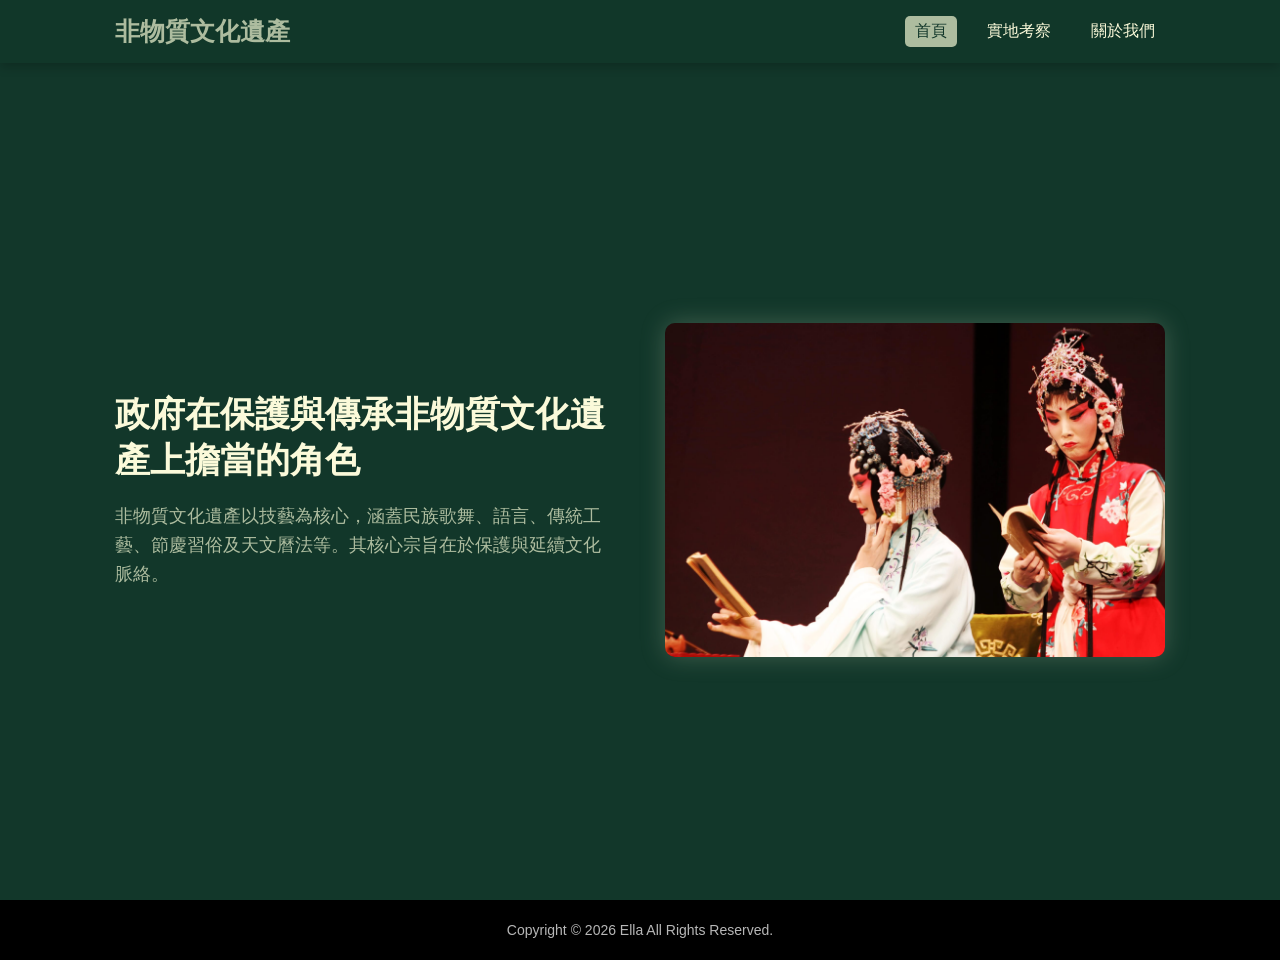
<file: index.html>
<!DOCTYPE html>
<html lang="zh-Hant">
<head>
    <meta charset="UTF-8">
    <meta name="viewport" content="width=device-width, initial-scale=1.0">
    <link rel="stylesheet" href="style.css">
    <title>非物質文化遺產</title>
</head>
<body>
    <header>
        <a href="index.html" class="logo">非物質文化遺產</a>
        <nav>
            <a href="index.html" class="active">首頁</a>
            <a href="page2.html">實地考察</a>
            <a href="page3.html">關於我們</a>
        </nav>
    </header>
    <section class="hero">
        <div class="hero-content">
            <h1>政府在保護與傳承非物質文化遺產上擔當的角色</h1>
            <p>非物質文化遺產以技藝為核心，涵蓋民族歌舞、語言、傳統工藝、節慶習俗及天文曆法等。其核心宗旨在於保護與延續文化脈絡。</p>
        </div>
        <div class="hero-image">
            <img src="./首頁1.jpeg" alt="">
        </div>
    </section>
     <footer>
    <p>Copyright © 2026 Ella All Rights Reserved.</p>
</footer>
</body>
</html>
</file>
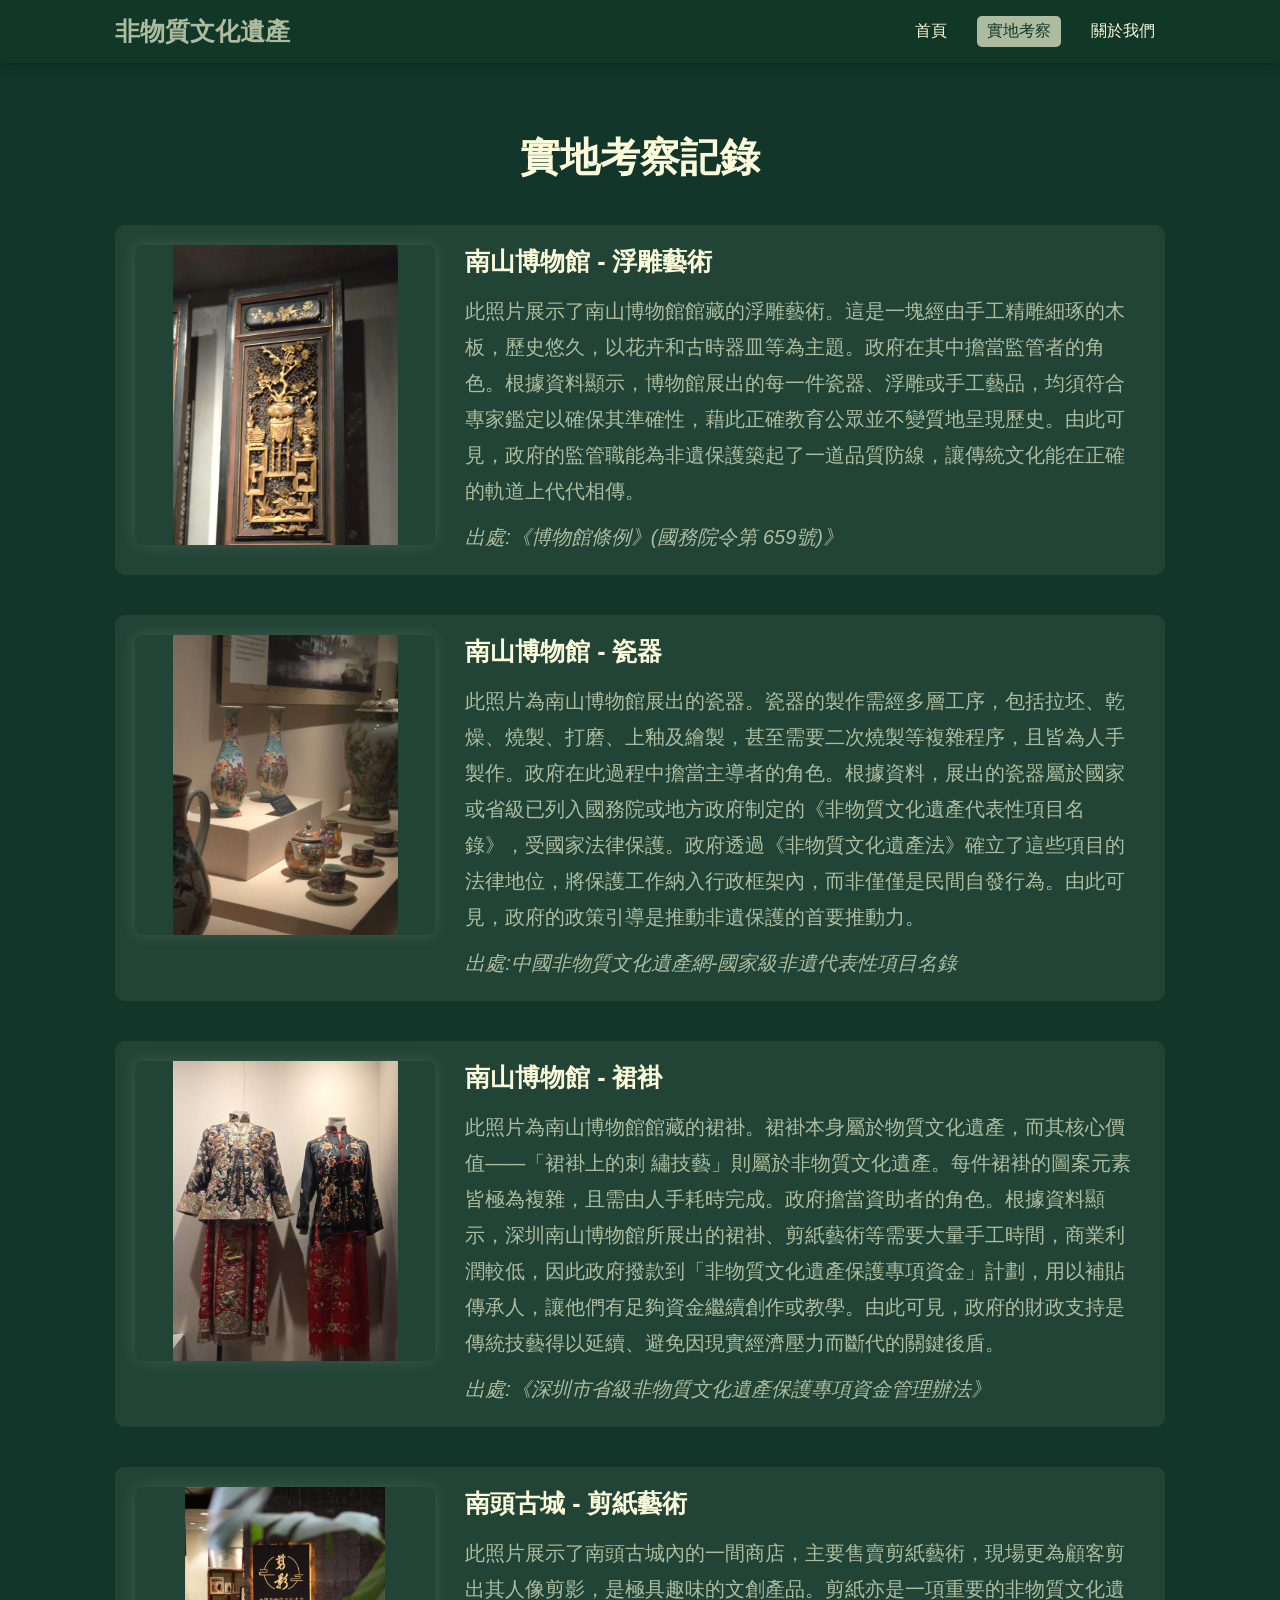
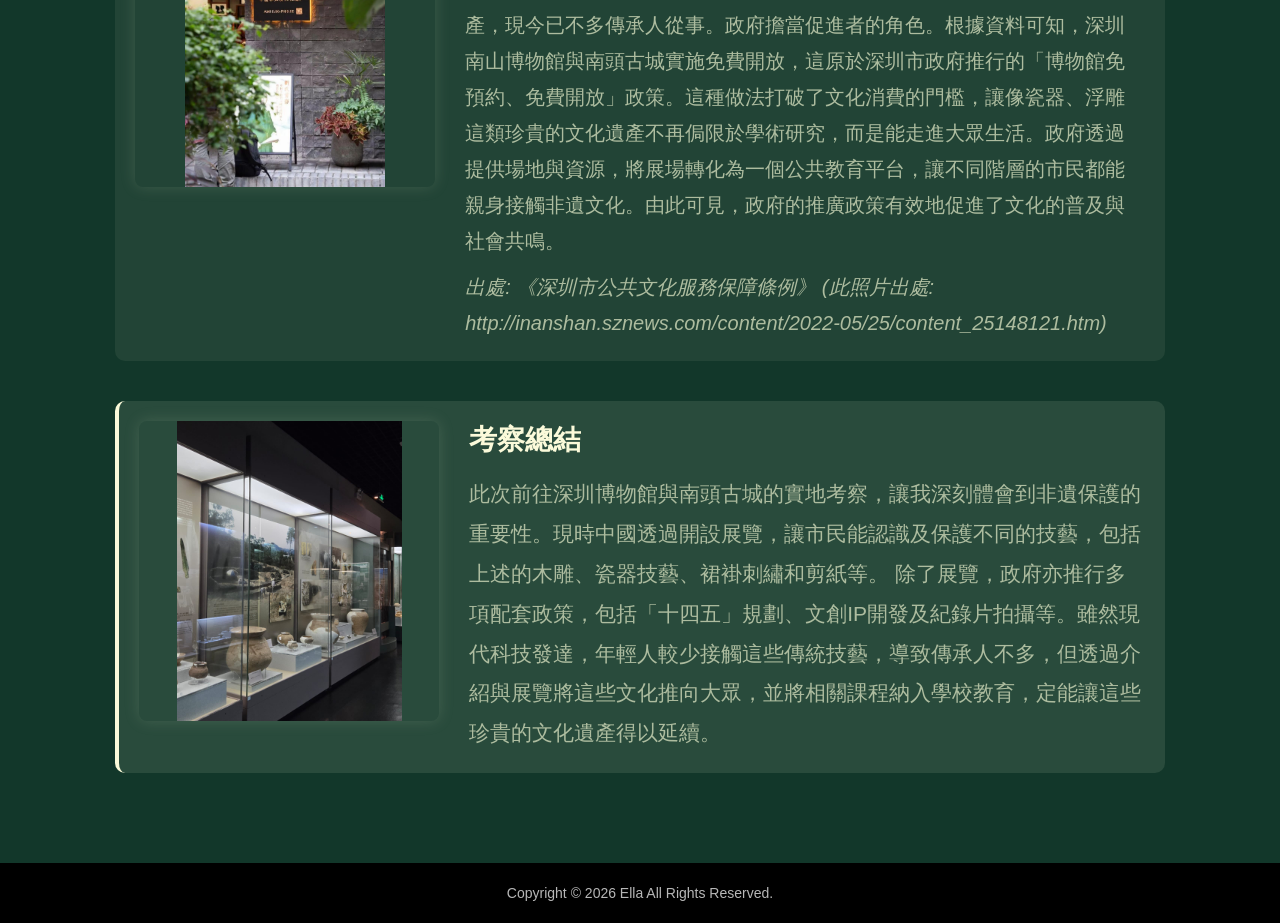
<file: page2.html>
<!DOCTYPE html>
<html lang="zh-Hant">
<head>
    <meta charset="UTF-8">
    <meta name="viewport" content="width=device-width, initial-scale=1.0">
    <link rel="stylesheet" href="style.css">
    <title>實地考察</title>
</head>
<body>
    <header>
        <a href="index.html" class="logo">非物質文化遺產</a>
        <nav>
            <a href="index.html">首頁</a>
            <a href="page2.html" class="active">實地考察</a>
            <a href="page3.html">關於我們</a>
        </nav>
    </header>

    <section class="field-visit">
        <h1 class="section-title">實地考察記錄</h1>
        
        <div class="visit-item">
            <div class="visit-img">
                <img src="./實地考察1.jpeg" alt="">
            </div>
            <div class="visit-content">
                <h2>南山博物館 - 浮雕藝術</h2>
                <p>此照片展示了南山博物館館藏的浮雕藝術。這是一塊經由手工精雕細琢的木板，歷史悠久，以花卉和古時器皿等為主題。政府在其中擔當監管者的角色。根據資料顯示，博物館展出的每一件瓷器、浮雕或手工藝品，均須符合專家鑑定以確保其準確性，藉此正確教育公眾並不變質地呈現歷史。由此可見，政府的監管職能為非遺保護築起了一道品質防線，讓傳統文化能在正確的軌道上代代相傳。</p>
<p class="source">出處:《博物館條例》(國務院令第 659號)》</p>
            </div>
        </div>

        <div class="visit-item">
            <div class="visit-img">
                <img src="./實地考察2.jpeg" alt="">
            </div>
            <div class="visit-content">
                <h2>南山博物館 - 瓷器</h2>
                <p>此照片為南山博物館展出的瓷器。瓷器的製作需經多層工序，包括拉坯、乾燥、燒製、打磨、上釉及繪製，甚至需要二次燒製等複雜程序，且皆為人手製作。政府在此過程中擔當主導者的角色。根據資料，展出的瓷器屬於國家或省級已列入國務院或地方政府制定的《非物質文化遺產代表性項目名錄》，受國家法律保護。政府透過《非物質文化遺產法》確立了這些項目的法律地位，將保護工作納入行政框架內，而非僅僅是民間自發行為。由此可見，政府的政策引導是推動非遺保護的首要推動力。</p>
 <p class="source">出處:中國非物質文化遺產網-國家級非遺代表性項目名錄</p>
            </div>
        </div>

        <div class="visit-item">
            <div class="visit-img">
               <img src="./實地考察3.jpeg" alt="">
            </div>
            <div class="visit-content">
                <h2>南山博物館 - 裙褂</h2>
                <p>此照片為南山博物館館藏的裙褂。裙褂本身屬於物質文化遺產，而其核心價值——「裙褂上的刺 繡技藝」則屬於非物質文化遺產。每件裙褂的圖案元素皆極為複雜，且需由人手耗時完成。政府擔當資助者的角色。根據資料顯示，深圳南山博物館所展出的裙褂、剪紙藝術等需要大量手工時間，商業利潤較低，因此政府撥款到「非物質文化遺產保護專項資金」計劃，用以補貼傳承人，讓他們有足夠資金繼續創作或教學。由此可見，政府的財政支持是傳統技藝得以延續、避免因現實經濟壓力而斷代的關鍵後盾。</p>
<p class="source">出處:《深圳市省級非物質文化遺產保護專項資金管理辦法》</p>
            </div>
        </div>

        <div class="visit-item">
            <div class="visit-img">
               <img src="./實地考察4.jpeg" alt="">
            </div>
            <div class="visit-content">
                <h2>南頭古城 - 剪紙藝術</h2>
                <p>此照片展示了南頭古城內的一間商店，主要售賣剪紙藝術，現場更為顧客剪出其人像剪影，是極具趣味的文創產品。剪紙亦是一項重要的非物質文化遺產，現今已不多傳承人從事。政府擔當促進者的角色。根據資料可知，深圳南山博物館與南頭古城實施免費開放，這原於深圳市政府推行的「博物館免預約、免費開放」政策。這種做法打破了文化消費的門檻，讓像瓷器、浮雕這類珍貴的文化遺產不再侷限於學術研究，而是能走進大眾生活。政府透過提供場地與資源，將展場轉化為一個公共教育平台，讓不同階層的市民都能親身接觸非遺文化。由此可見，政府的推廣政策有效地促進了文化的普及與社會共鳴。</p>
                <p class="source">出處: 《深圳市公共文化服務保障條例》
                    (此照片出處: http://inanshan.sznews.com/content/2022-05/25/content_25148121.htm)</p>
            </div>
        </div>

        <div class="visit-item summary-item">
    <div class="visit-img">
        <img src="./實地考察5.jpeg" alt="">
    </div>
    <div class="visit-content">
        <h2>考察總結</h2>
        <p>此次前往深圳博物館與南頭古城的實地考察，讓我深刻體會到非遺保護的重要性。現時中國透過開設展覽，讓市民能認識及保護不同的技藝，包括上述的木雕、瓷器技藝、裙褂刺繡和剪紙等。 除了展覽，政府亦推行多項配套政策，包括「十四五」規劃、文創IP開發及紀錄片拍攝等。雖然現代科技發達，年輕人較少接觸這些傳統技藝，導致傳承人不多，但透過介紹與展覽將這些文化推向大眾，並將相關課程納入學校教育，定能讓這些珍貴的文化遺產得以延續。</p>
    </div>
</div>
    </section>
    <footer>
    <p>Copyright © 2026 Ella All Rights Reserved.</p>
</footer>
</body>
</html>
</file>
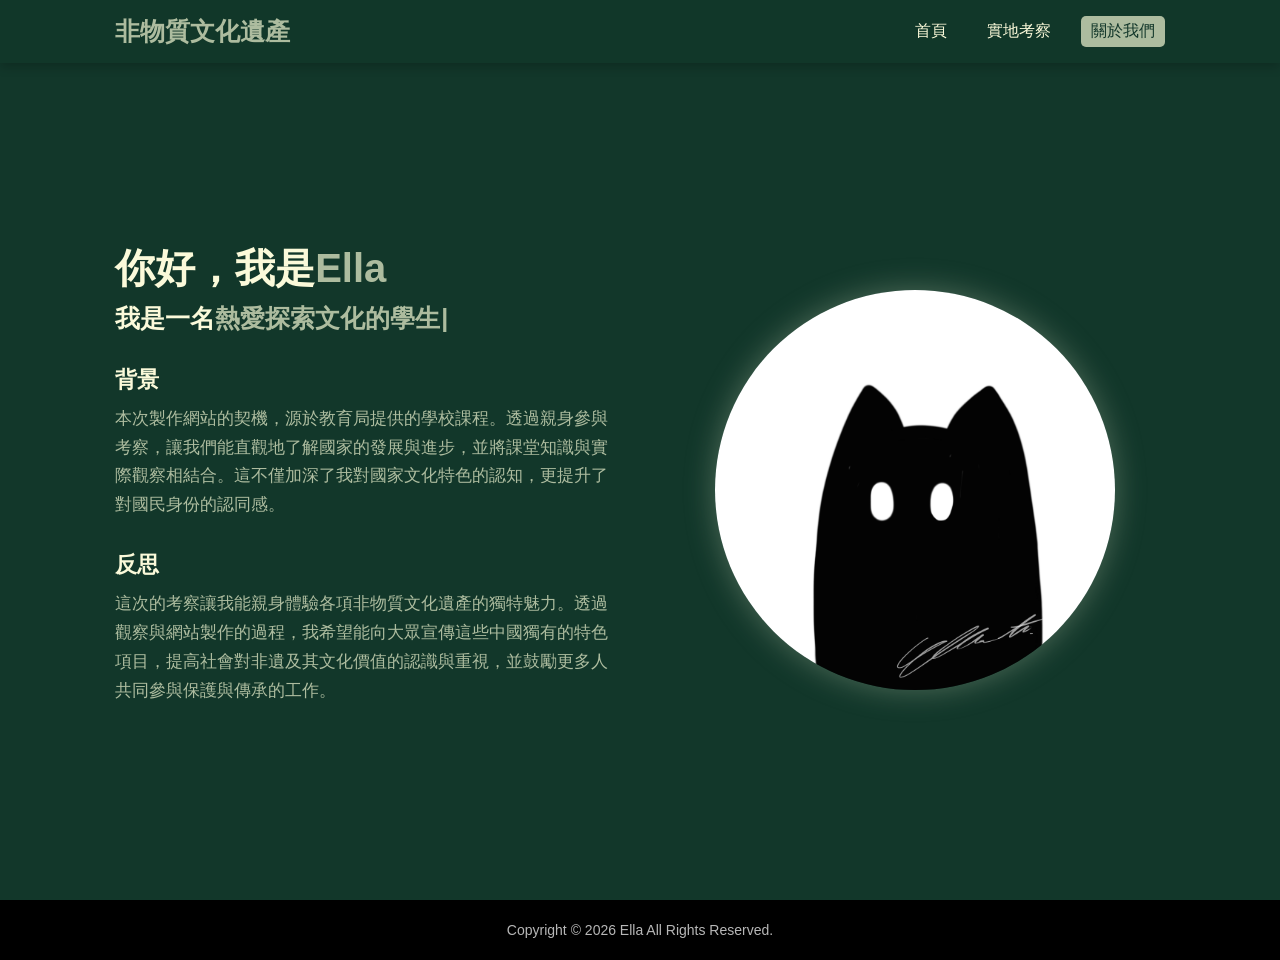
<file: page3.html>
<!DOCTYPE html>
<html lang="zh-Hant">
<head>
    <meta charset="UTF-8">
    <meta name="viewport" content="width=device-width, initial-scale=1.0">
    <link rel="stylesheet" href="style.css">
    <title>關於我們</title>
</head>
<body>
    <header>
        <a href="index.html" class="logo">非物質文化遺產</a>
        <nav>
            <a href="index.html">首頁</a>
            <a href="page2.html">實地考察</a>
            <a href="page3.html" class="active">關於我們</a>
        </nav>
    </header>

    <section class="about-us">
        <div class="about-content">
            <h1>你好，我是<span>Ella</span></h1>
            <div class="typing-text">
                <h3>我是一名<span class="typing">熱愛探索文化的學生</span></h3>
            </div>
            
            <div class="about-section">
                <h4>背景</h4>
                <p>本次製作網站的契機，源於教育局提供的學校課程。透過親身參與考察，讓我們能直觀地了解國家的發展與進步，並將課堂知識與實際觀察相結合。這不僅加深了我對國家文化特色的認知，更提升了對國民身份的認同感。</p>
            </div>

            <div class="about-section">
                <h4>反思</h4>
                <p>這次的考察讓我能親身體驗各項非物質文化遺產的獨特魅力。透過觀察與網站製作的過程，我希望能向大眾宣傳這些中國獨有的特色項目，提高社會對非遺及其文化價值的認識與重視，並鼓勵更多人共同參與保護與傳承的工作。</p>
            </div>
        </div>
        <div class="about-image">
            <img src="./Icon1.jpg" alt="關於我們" onerror="this.src='https://via.placeholder.com/400x400/12372A/ADBC9F?text=Ella'">
        </div>
    </section>
        <!-- 在所有頁面中添加 -->
<script src="heart-easter-egg.js"></script>
    <footer>
    <p>Copyright © 2026 Ella All Rights Reserved.</p>
</footer>
</body>
</html>
</file>
<file: style.css>
/* Reset and base styles */
* {
    margin: 0;
    padding: 0;
    box-sizing: border-box;
    text-decoration: none;
    border: none;
    outline: none;
    font-family: 'Poppins', sans-serif;
}

:root {
    --primary-dark: #12372A;     /* Dark green */
    --primary-medium: #436850;   /* Medium green */
    --primary-light: #ADBC9F;    /* Light green/beige */
    --primary-cream: #FBFADA;    /* Cream color */
}

html {
    font-size: 62.5%;
}

body {
    width: 100%;
    min-height: 100vh;
    overflow-x: hidden;
    background-color: var(--primary-dark);
    color: var(--primary-light);
    padding-top: 80px;
}

/* Header and Navigation Styles */
header {
    position: fixed;
    top: 0;
    left: 0;
    width: 100%;
    padding: 1.5rem 9%;
    background-color: rgba(18, 55, 42, 0.95); /* #12372A with transparency */
    box-shadow: 0px 4px 10px rgba(0, 0, 0, 0.2);
    display: flex;
    justify-content: space-between;
    align-items: center;
    z-index: 1000;
}

.logo {
    font-size: 2.5rem;
    color: var(--primary-light);
    font-weight: 800;
    cursor: pointer;
    transition: 0.3s ease;
}

.logo:hover {
    transform: scale(1.05);
    color: var(--primary-cream);
}

nav {
    display: flex;
    gap: 2rem;
}

nav a {
    font-size: 1.6rem;
    color: var(--primary-cream);
    font-weight: 500;
    transition: 0.3s ease;
    padding: 0.5rem 1rem;
    border-radius: 5px;
}

nav a:hover,
nav a.active {
    color: var(--primary-dark);
    background-color: var(--primary-light);
}

/* Home Page Styles */
.hero {
    display: flex;
    justify-content: space-between;
    align-items: center;
    gap: 5rem;
    padding: 5rem 9%;
    min-height: calc(100vh - 80px);
}

.hero-content {
    flex: 1;
}

.hero-content h1 {
    font-size: 3.5rem;
    font-weight: 700;
    line-height: 1.3;
    margin-bottom: 2rem;
    color: var(--primary-cream);
}

.hero-content p {
    font-size: 1.8rem;
    line-height: 1.6;
    color: var(--primary-light);
}

.hero-image {
    flex: 1;
    display: flex;
    justify-content: center;
}

.hero-image img {
    width: 100%;
    max-width: 500px;
    height: auto;
    border-radius: 10px;
    box-shadow: 0 0 25px rgba(173, 188, 159, 0.3);
}
footer{
        background-color: #000;
        color: #b7b7b7;
        height: 60px;
        display: flex;
        justify-content: center;
        align-items: center;
        font-size: 14px;
    }

/* ==================== Field Visit Page Styles ==================== */
.field-visit {
    padding: 5rem 9%;
}

.section-title {
    font-size: 4rem;
    text-align: center;
    margin-bottom: 4rem;
    color: var(--primary-cream);
}

/* Visit item container */
.visit-item {
    display: flex;
    align-items: flex-start;
    gap: 3rem;
    margin-bottom: 4rem;
    padding: 2rem;
    background-color: rgba(173, 188, 159, 0.1); /* #ADBC9F with low opacity */
    border-radius: 10px;
}

/* Image container - show complete image */
.visit-img {
    flex-shrink: 0;
    width: 300px;
    display: flex;
    align-items: center;
    justify-content: center;
}

/* Image styles - maintain original aspect ratio */
.visit-img img {
    width: 100%;
    height: auto;
    max-height: 300px;
    border-radius: 8px;
    box-shadow: 0 0 15px rgba(173, 188, 159, 0.2);
    object-fit: contain;
    object-position: center;
}

/* Content area */
.visit-content {
    flex: 1;
}

.visit-content h2 {
    font-size: 2.5rem;
    color: var(--primary-cream);
    margin-bottom: 1.5rem;
}

.visit-content p {
    font-size: 2rem;
    line-height: 1.8;
    color: var(--primary-light);
}

/* Source information */
.source {
    font-size: 1.5rem;
    color: #888;
    font-style: italic;
    margin-top: 1rem;
}
footer{
        background-color: #000;
        color: #b7b7b7;
        height: 60px;
        display: flex;
        justify-content: center;
        align-items: center;
        font-size: 14px;
    }

/* ==================== Summary Section Styles ==================== */
.summary-item {
    background-color: rgba(173, 188, 159, 0.15); /* #ADBC9F with opacity */
    border-left: 4px solid var(--primary-cream);
}

.summary-item h2 {
    font-size: 2.8rem;
    color: var(--primary-cream);
}

.summary-item p {
    font-size: 2.1rem;
    line-height: 1.9;
    color: var(--primary-light);
}

/* ==================== Responsive Design ==================== */
@media (max-width: 1200px) {
    html {
        font-size: 60%;
    }
    
    .hero-content h1,
    .section-title {
        font-size: 3.5rem;
    }
    
    /* Keep large font size on responsive */
    .visit-content p {
        font-size: 1.9rem;
    }
    
    .summary-item p {
        font-size: 2rem;
    }
}

@media (max-width: 992px) {
    .hero,
    .about-us,
    .visit-item {
        flex-direction: column;
        text-align: center;
        gap: 3rem;
    }
    
    .visit-img {
        width: 100%;
        max-width: 500px;
        margin: 0 auto;
    }
    
    /* Tablet: show complete image */
    .visit-img img {
        max-height: 350px;
    }
    
    /* Font sizes for tablet */
    .visit-content p {
        font-size: 1.8rem;
        text-align: left;
    }
    
    .summary-item p {
        font-size: 1.9rem;
    }
}

@media (max-width: 768px) {
    html {
        font-size: 55%;
    }
    
    header {
        padding: 1rem 5%;
    }
    
    nav {
        gap: 1rem;
    }
    
    nav a {
        font-size: 1.4rem;
        padding: 0.4rem 0.8rem;
    }
    
    .hero-content h1,
    .section-title {
        font-size: 3rem;
    }
    
    /* Mobile: show complete image */
    .visit-img img {
        max-height: 300px;
    }
    
    /* Font sizes for mobile */
    .visit-content p {
        font-size: 1.7rem;
        line-height: 1.7;
    }
    
    .summary-item p {
        font-size: 1.8rem;
        line-height: 1.8;
    }
    
    .hero,
    .about-us {
        padding: 3rem 5%;
    }
}

@media (max-width: 576px) {
    body {
        padding-top: 70px;
    }
    
    header {
        flex-direction: column;
        gap: 1rem;
        padding: 1rem;
    }
    
    .logo {
        font-size: 2rem;
    }
    
    nav {
        width: 100%;
        justify-content: center;
    }
    
    .hero-content h1 {
        font-size: 2.5rem;
    }
    
    .visit-item {
        padding: 1.5rem;
    }
    
    /* Small mobile: show complete image */
    .visit-img img {
        max-height: 250px;
    }
    
    /* Font sizes for small mobile */
    .visit-content p {
        font-size: 1.6rem;
    }
    
    .summary-item p {
        font-size: 1.7rem;
    }
}

/* ==================== About Us Page Styles ==================== */
.about-us {
    display: flex;
    justify-content: space-between;
    align-items: center;
    gap: 5rem;
    padding: 5rem 9%;
    min-height: calc(100vh - 80px);
}

.about-content {
    flex: 1;
}

.about-content h1 {
    font-size: 4rem;
    color: var(--primary-cream);
    margin-bottom: 1rem;
    line-height: 1.2;
}

.about-content h1 span {
    color: var(--primary-light);
}

/* Static text display (no animation) */
.typing-text h3 {
    font-size: 2.5rem;
    margin-bottom: 3rem;
    color: var(--primary-cream);
    line-height: 1.3;
}

/* Simple "Student" display */
.typing {
    color: var(--primary-light);
    font-weight: 600;
    display: inline;
    position: relative;
}

/* Cursor blinking effect (optional) */
.typing::after {
    content: "|";
    position: absolute;
    right: -8px;
    animation: blink 0.7s infinite;
}

@keyframes blink {
    0%, 100% { opacity: 1; }
    50% { opacity: 0; }
}

.about-section {
    margin-bottom: 3rem;
}

.about-section h4 {
    font-size: 2.2rem;
    color: var(--primary-cream);
    margin-bottom: 1rem;
    font-weight: 600;
}

.about-section p {
    font-size: 1.7rem;
    line-height: 1.7;
    color: var(--primary-light);
}

.about-image {
    flex: 1;
    display: flex;
    justify-content: center;
    align-items: center;
}

/* 修正圖片大小 - 添加這些樣式 */
.about-image img {
    max-width: 400px; /* 限制最大寬度 */
    max-height: 400px; /* 限制最大高度 */
    width: 100%;
    height: auto;
    border-radius: 50%;
    box-shadow: 0 0 30px rgba(173, 188, 159, 0.4);
    object-fit: cover; /* 保持比例填充 */
}

/* 優化響應式設計 */
@media (max-width: 1200px) {
    .about-us {
        gap: 4rem;
    }
    
    .about-image img {
        max-width: 350px;
        max-height: 350px;
    }
}

@media (max-width: 992px) {
    .about-us {
        flex-direction: column;
        text-align: center;
        gap: 3rem;
        padding: 4rem 5%;
    }
    
    .about-image {
        order: -1; /* 圖片移到上方 */
    }
    
    .about-image img {
        max-width: 300px;
        max-height: 300px;
    }
    
    .about-content {
        width: 100%;
    }
}

@media (max-width: 768px) {
    .about-content h1 {
        font-size: 3.5rem;
    }
    
    .typing-text h3 {
        font-size: 2.2rem;
        margin-bottom: 2rem;
    }
    
    .about-section {
        margin-bottom: 2.5rem;
    }
    
    .about-section h4 {
        font-size: 2rem;
    }
    
    .about-section p {
        font-size: 1.6rem;
        line-height: 1.6;
    }
    
    .about-image img {
        max-width: 250px;
        max-height: 250px;
    }
}

@media (max-width: 576px) {
    .about-us {
        padding: 3rem 5%;
        gap: 2.5rem;
    }
    
    .about-content h1 {
        font-size: 3rem;
    }
    
    .typing-text h3 {
        font-size: 2rem;
    }
    
    .about-section h4 {
        font-size: 1.8rem;
    }
    
    .about-section p {
        font-size: 1.5rem;
        line-height: 1.5;
    }
    
    .about-image img {
        max-width: 200px;
        max-height: 200px;
    }
}

@media (max-width: 400px) {
    .about-us {
        padding: 2rem 5%;
    }
    
    .about-content h1 {
        font-size: 2.5rem;
    }
    
    .typing-text h3 {
        font-size: 1.8rem;
    }
    
    .about-section h4 {
        font-size: 1.6rem;
    }
    
    .about-section p {
        font-size: 1.4rem;
    }
    
    .about-image img {
        max-width: 180px;
        max-height: 180px;
    }
    footer{
        background-color: #000;
        color: #b7b7b7;
        height: 60px;
        display: flex;
        justify-content: center;
        align-items: center;
        font-size: 14px;
    }
}
</file>
